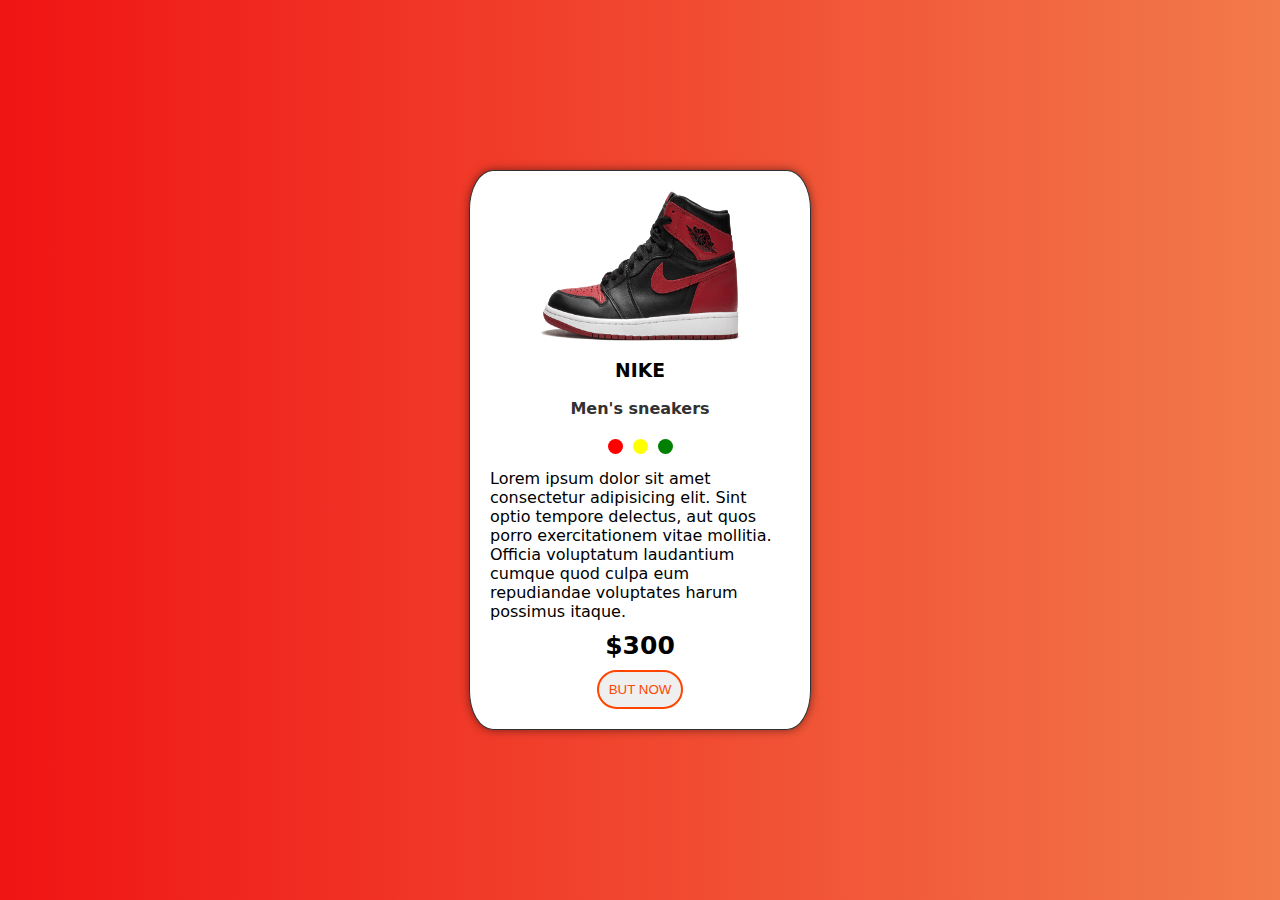
<file: Piyush/Task2/index.html>
<!DOCTYPE html>
<html lang="en">
<head>
    <meta charset="UTF-8">
    <meta name="viewport" content="width=device-width, initial-scale=1.0">
    <link rel="stylesheet" href="style.css">
    <title>Document</title>
</head>
<body>
    <div class="body">
        <div class="container">
            <img src="./assets/606-6064380_air-jordan-png.png" alt="">
            <div class="title">
                <h3>NIKE</h3>
                <p>Men's sneakers</p>
            </div>
            <div class="colors">
                <div style="background-color: red;"></div>
                <div style="background-color: yellow;"></div>
                <div style="background-color: green;"></div>
            </div>
            <div class="description">Lorem ipsum dolor sit amet consectetur adipisicing elit. Sint optio tempore delectus, aut quos porro exercitationem vitae mollitia. Officia voluptatum laudantium cumque quod culpa eum repudiandae voluptates harum possimus itaque.</div>
            <div class="price">$300</div>
            <button>BUT NOW</button>
        </div>  
    </div>
</body>
</html>
</file>
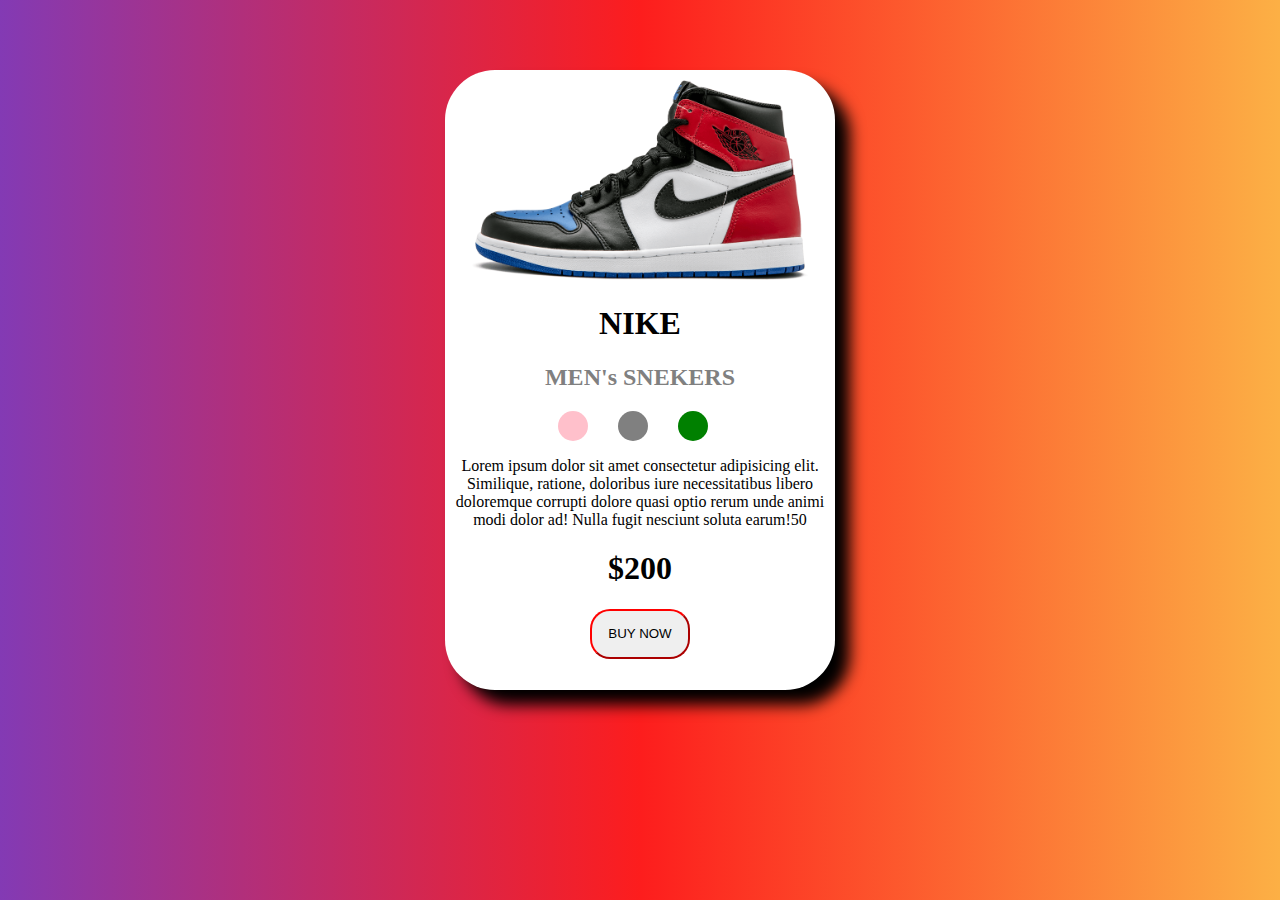
<file: Abhilasha Arora/Task 2/project2/index.html>
<!DOCTYPE html>
<html lang="en">
<head>
    <meta charset="UTF-8">
    <meta name="viewport" content="width=device-width, initial-scale=1.0">
    <title>Document</title>
    <link rel="stylesheet" href="style.css">
</head>
<body>
    <div id="box">
    <img src="shoes.png" alt="shoes" height="200px"  >
    <h1><b>NIKE</b></h1>
    <h2>MEN's SNEKERS</h2>
    <div id="line">
    <div id="circle" ></div>
    <div id="c2"></div>
    <div id="c3"></div>
    </div>
    <p>Lorem ipsum dolor sit amet consectetur adipisicing elit. Similique, ratione, doloribus iure necessitatibus libero doloremque corrupti dolore quasi optio rerum unde animi modi dolor ad! Nulla fugit nesciunt soluta earum!50</p>
     <h1>$200</h1>
     <button class="btn">BUY NOW</button>

</div>

</body>
</html>
</file>
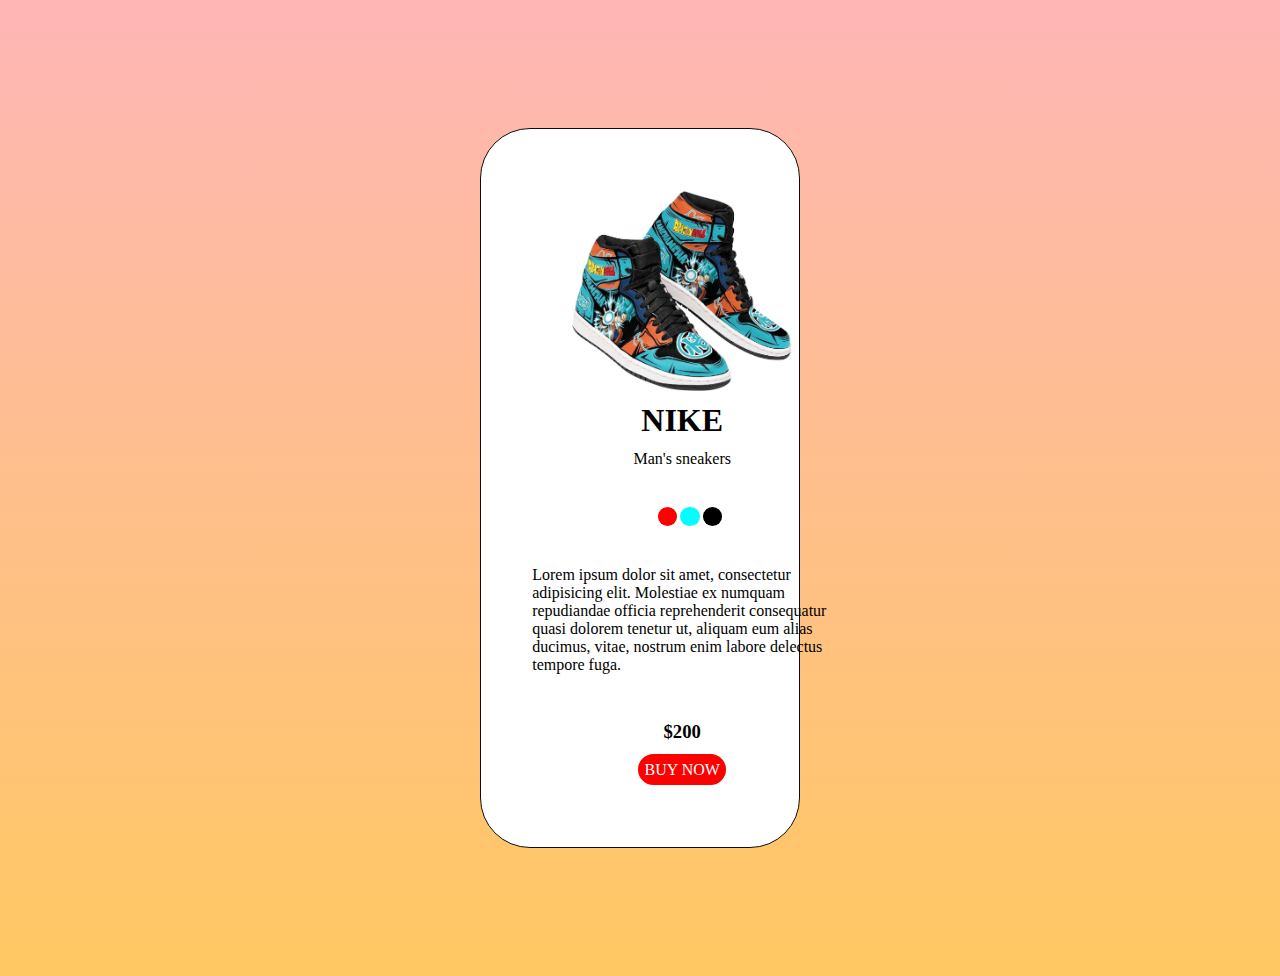
<file: Ayush/Task 2/shoes.html>
<!DOCTYPE html>
<html lang="en">
<head>
    <meta charset="UTF-8">
    <meta name="viewport" content="width=device-width, initial-scale=1.0">
    <title>shoes</title>
    <style>
        *{  box-sizing: border-box;
            margin:0px;
        }
        #main{
            margin: 0px;
            display: flex;
            align-items: center;
            justify-content: center;
            padding: 10%;
            background:linear-gradient(rgba(255, 0, 0, 0.285),rgba(255, 166, 0, 0.614));
        }
        #first
     {
        background-color: white;
        display: flex;
        flex-direction: column;
        flex-wrap: wrap;
        justify-content: space-evenly;
        align-items: center;
     height: 80vh;
        width:25vw;
    border: 1px solid rgb(10, 14, 10);
    padding: 5%;
    border-radius: 50px;
   
}
h1{
    margin-bottom: 0px;
}
#button{
    border: 2px red solid;
    padding: 2%;
    border-radius: 20px;
    background-color: red;
}
a{
    text-decoration: none;
    color: white;

}
.image{
    width: 300px;
    height: 200px;
    background-image: url(shoes2.jpg);
    background-position: center;
    background-size: contain;
    background-repeat: no-repeat;
}
.round{
    /* border: px rgb(4, 3, 3) solid; */
    padding: 2%;
    border-radius: 100%;
    /* margin: 3%; */
    margin:3%;
    color: rgba(240, 248, 255, 0);
}

    </style>
</head>
<body>
    <div id="main">
        <div id="first">
         <div class="image"></div>   
        <h1>NIKE</h1>
        <div>Man's sneakers</div>
        <br>
        <div><span class="round" style="background-color: red;">&nbsp;as</span><span class="round"style="background-color: cyan;">&nbsp;as</span><span class="round" style="background-color: black;">&nbsp;as</span></div>
        <br>
        <div><p>Lorem ipsum dolor sit amet, consectetur adipisicing elit. Molestiae ex numquam repudiandae officia reprehenderit consequatur quasi dolorem tenetur ut, aliquam eum alias ducimus, vitae, nostrum enim labore delectus tempore fuga.
        </p></div>

        <h3>$200</h3>
        <div id="button"> <a href="#">BUY NOW</a></div>
    </div>

    </div>
</body>
</html>
</file>
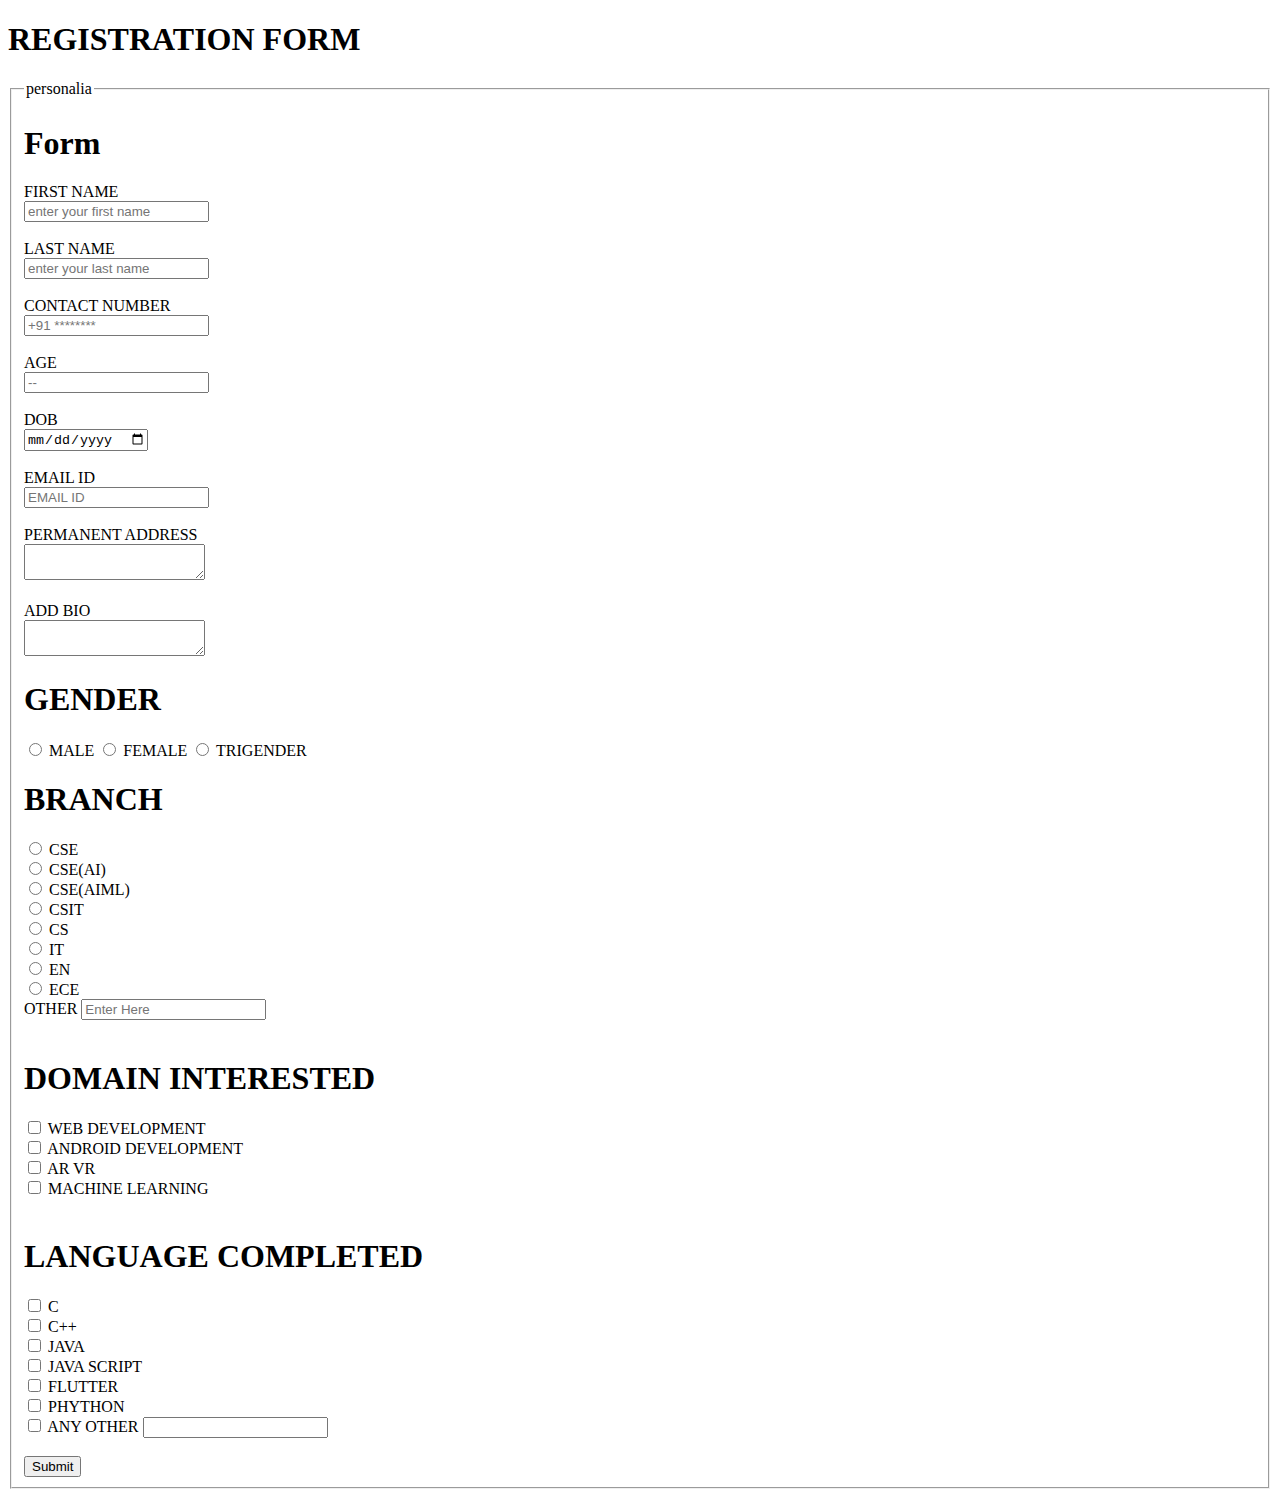
<file: Nandini Sharma/TASK 1/Form.html>
<!DOCTYPE html>
<html lang="en">
<head>
    <meta charset="UTF-8">
    <meta name="viewport" content="width=>, initial-scale=1.0">
    <title>FORM</title>
</head>
<body>
    <h1>REGISTRATION FORM</h1>
    <fieldset>
    <legend>personalia</legend>    
    <h1>Form</h1>
    <form>
        <lable for="FIRST NAME">FIRST NAME </lable>
        <br>
        <input type="text" placeholder="enter your first name">
        <br>
        <br>
        <lable for="LAST NAME">LAST NAME</lable>
        <br>
        <input type="text" placeholder="enter your last name">
        <br>
        <br>
        <lable for="CONTACT NUMBER">CONTACT NUMBER </lable>
        <br>
        <input type="tel" placeholder="+91 ********" pattern="[0.9]{10}">
        <br>
        <br>
        <lable for="AGE">AGE</lable>
        <br>
        <input type="text" placeholder="--">
        <br>
        <br>
        <lable for="DOB">DOB</lable>
        <br>
        <input type="date" placeholder="dd-mm-yy">
        <br>
        <br>
        <lable for="EMAIL ID">EMAIL ID</lable>
        <br>
        <input type="text" placeholder="EMAIL ID">
        <br>
        <br>
        <lable for="PERMANENT ADDRESS">PERMANENT ADDRESS</lable>
        <br>
       <textarea name="PERMANENT ADDRESS" id="address" placeholder="Enter Address">
       </textarea>
       <br>
       <br>
       <lable for="ADD BIO">ADD BIO</lable>
        <br>
       <textarea name="ADD BIO" id="BIO" placeholder="Enter BIO">
       </textarea>
       <h1>GENDER</h1>
       
        <input type="radio" name="GENDER" id="MALE">
        <!-- <lable for="MALE" value="MALE" name="GENDER">MALE  </lable> -->
        <label for="MALE">MALE</label>

        <input type="radio" name="GENDER" id="FEMALE">
        <!-- <lable for="FEMALE">FEMALE </lable> -->
        <label for="FEMALE">FEMALE</label>

        <input type="radio" name="GENDER" id="TRIGENDER">
        <!-- <lable for="TRIGENDER" value="TRIGENDER" name="GENDER">TRIGENDER </lable>
         -->
         <label for="TRIGENDER">TRIGENDER</label>

        <h1>BRANCH</h1>

        <input type="radio" name="BRANCH" id="CSE">
        <!-- <lable for="CSE" value="CSE" name="BRANCH">CSE </lable> -->
        <label for="CSE">CSE</label>
        <br>
        <input type="radio" name="BRANCH" id="CSE(AI)">
        <!-- <lable for="CSE(AI)" value="CSE(AI)" name="BRANCH">CSE(AI) </lable> -->
        <label for="CSE(AI)">CSE(AI)</label>
        <br>
        <input type="radio" name="BRANCH" id="CSE(AIML)">
        <!-- <lable for="CSE(AIML)" value="CSE(AIMl)" name="BRANCH">CSE(AIML) </lable> -->
        <label for="CSE(AIML)">CSE(AIML)</label>
        <br>
        <input type="radio" name="BRANCH" id="CSIT">
        <!-- <lable for="CSIT" value="CSIT" name="BRANCH">CSIT </lable> -->
        <label for="CSIT">CSIT</label>
        <br>
        <input type="radio" name="BRANCH" id="CS">
        <!-- <lable for="CS" value="CS" name="BRANCH">CS </lable> -->
        <label for="CS">CS</label>
        <br>
        <input type="radio" name="BRANCH" id="IT">
        <!-- <lable for="IT" value="IT" name="BRANCH">IT </lable> -->
        <label for="IT">IT</label>
        <br>
        <input type="radio" name="BRANCH" id="EN">
        <!-- <lable for="EN" value="EN" name="BRANCH">EN </lable> -->
        <label for="EN">EN</label>
        <br>
        <input type="radio" name="BRANCH" id="ECE">
        <label for="ECE">ECE</label>
         <br>
        <lable for="OTHER"  name="BRANCH" id="OTHER">OTHER </lable>
        <input type="TEXT" placeholder="Enter Here">
        <br>
        <br>
        <h1>DOMAIN INTERESTED</h1>
        <!-- <input type="checkbox" name="DOMAIN INTERESTED" id="WEB DEVELOPMENT"> -->
        <!-- <lable for="WEB DEVELOPMENT">WEB DEVELOPMENT</lable> -->
        <input type="checkbox" name="DOMAIN INTERESTED" id="WEB DEVELOPMENT">
        <label for="WEB DEVELOPMENT">WEB DEVELOPMENT</label>
        <br>
        <!-- <input Type="checkbox">
        <lable for="ANDROID DEVELOPMENT">ANDROID DEVELOPMENT</lable> -->
        <input type="checkbox" name="DOMAIN DEVELOPMENT" id="ANDROID DEVELOPMENT">
        <label for="ANDROID DEVELOPMENT">ANDROID DEVELOPMENT</label>
        <br>
        <input Type="checkbox">
        <lable for="AR VR">AR VR</lable>
        <br>
        <input Type="checkbox">
        <lable for="MACHINE LEARNING">MACHINE LEARNING</lable>
        <br>
        <br>
        <h1>LANGUAGE COMPLETED</h1>
        <input Type="checkbox">
        <lable for="C">C</lable>
        <br>
        <input Type="checkbox">
        <lable for="C++">C++</lable>
        <br>
        <input Type="checkbox">
        <lable for="JAVA">JAVA</lable>
        <br>
        <input Type="checkbox">
        <lable for="JAVA SCRIPT">JAVA SCRIPT</lable>
        <br>
        <input Type="checkbox">
        <lable for="FLUTTER">FLUTTER</lable>
        <br>
        <input Type="checkbox">
        <lable for="PHYTHON">PHYTHON</lable>
        <br>
        <input Type="checkbox">
        <lable for="ANY OTHER">ANY OTHER</lable>
        <input type="text"placeholder="">
        <br>
        <br>
         <input type="submit">
        <lable for="submit"></lable>
    </form>
    </fieldset>
</html>
</file>
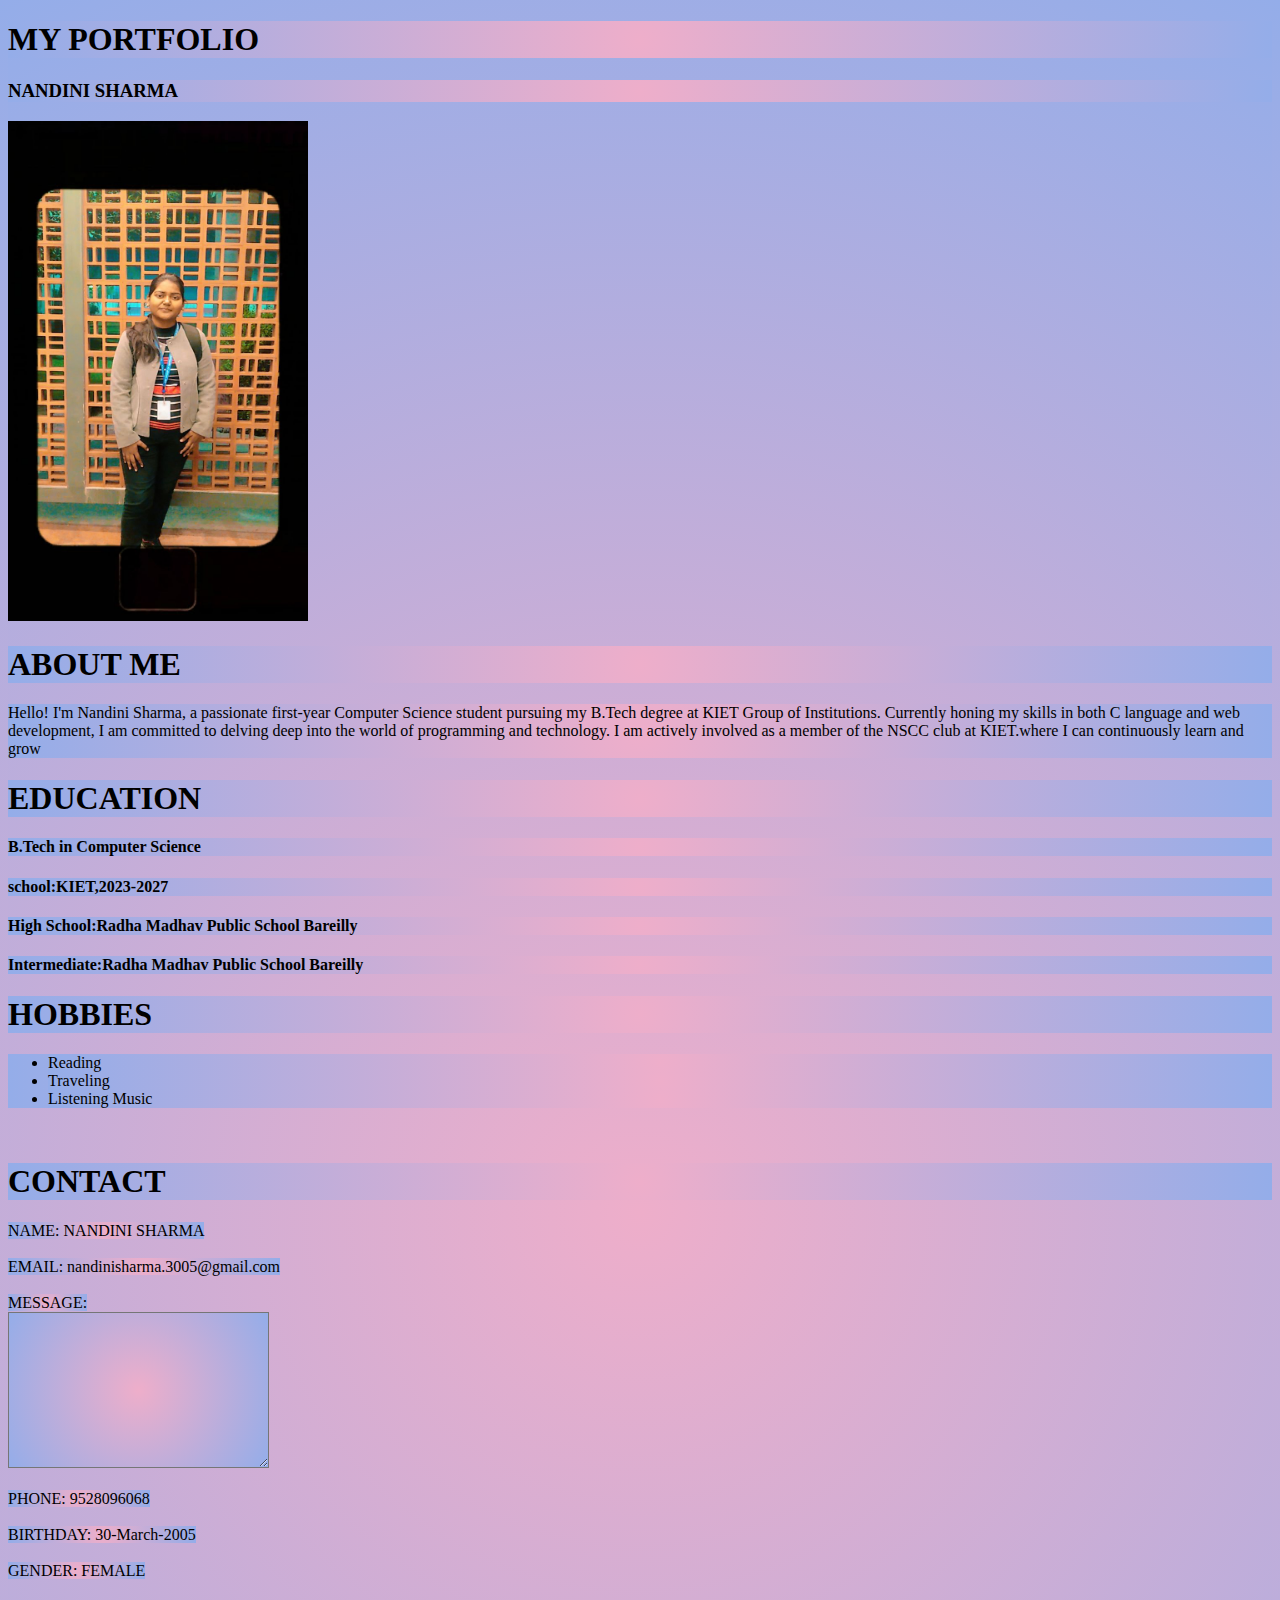
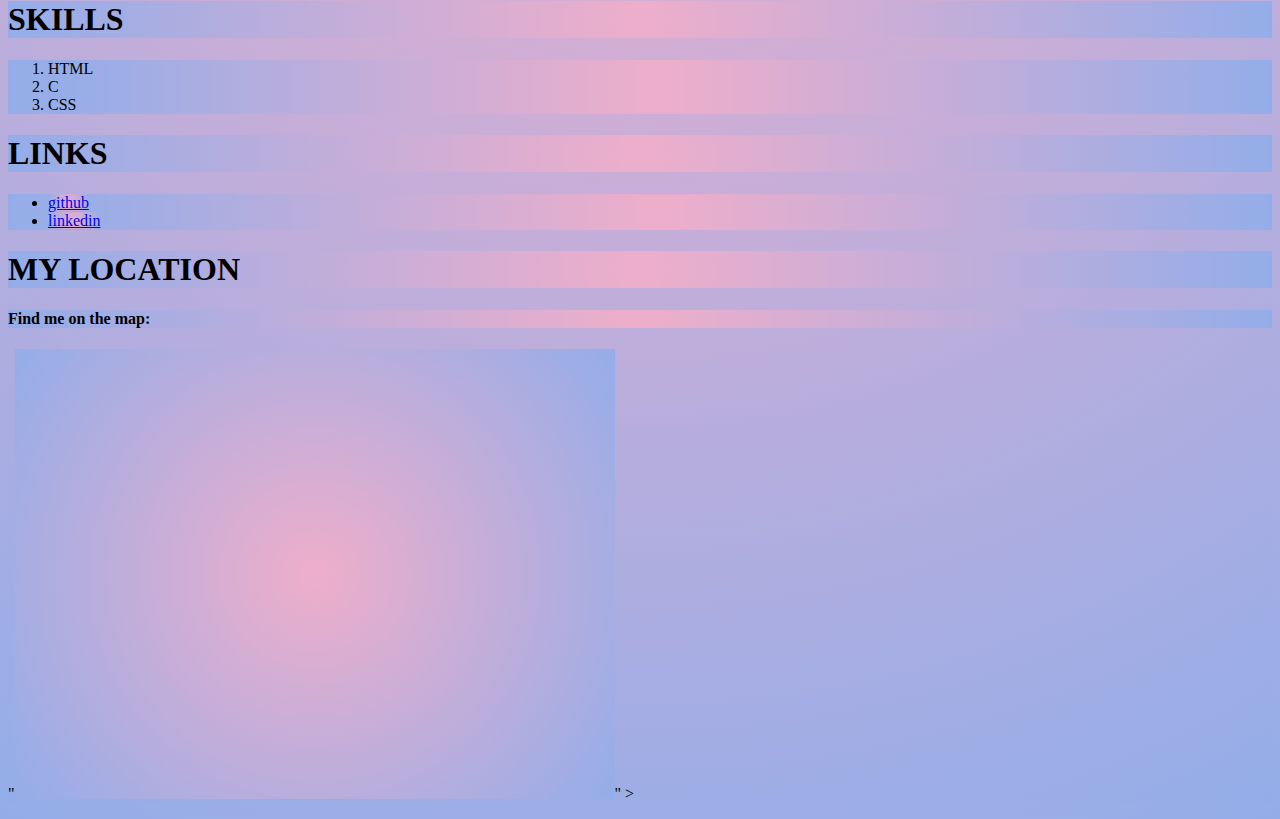
<file: Nandini Sharma/TASK 1/Portfolio.html>
<!DOCTYPE html>
<html lang="en">
<head>
    <meta charset="UTF-8">
    <meta name="viewport" content="width=device-width, initial-scale=1.0">
    <title>Document</title>
    <link rel="stylesheet" href="portfolio.css">
    <style>


    </style>
</head>
<body>
    <h1>MY PORTFOLIO</h1>
    <h3>NANDINI SHARMA</h3>
    <img src="photo.jpg" width="300" height="500">
    <br>
    <h1>ABOUT ME</h1>
    <p>Hello! I'm Nandini Sharma, a passionate first-year Computer Science student pursuing my B.Tech degree at KIET Group of Institutions. Currently honing my skills in both C language and web development, I am committed to delving deep into the world of programming and technology. I am actively involved as a member of the NSCC club at KIET.where I can continuously learn and grow</p>
    
    <h1>EDUCATION</h1>
    <p><h4>B.Tech in Computer Science</h4><h4>school:KIET,2023-2027</h4><h4>High School:Radha Madhav Public School Bareilly</h4><h4>Intermediate:Radha Madhav Public School Bareilly</h4></p>
    <h1>HOBBIES</h1>
    <p>
        <ul>
            <li>Reading</li>
            <li>Traveling</li>
            <li>Listening Music</li>
        </ul>
        <br>
        <h1>CONTACT</h1>
         <font>NAME: NANDINI SHARMA</font>
         <br>
         <br>
         <font>EMAIL: nandinisharma.3005@gmail.com</font>
         <br>
         <br>
         <font>MESSAGE:</font>
         <br>
         <textarea name="" id="" cols="30" rows="10"></textarea>
         <br>
         <!-- <label for="PHONE">PHONE:</label>
         <input type="text" name="CONTACT" id="PHONE" placeholder="enter here">
         <br> -->
         <br>
         <font>PHONE: 9528096068</font>
         <!-- <label for="BIRTHDAY">BIRTHDAY:</label>
         <input type="date" name="CONTACT" id="BIRTHDAY" placeholder="enter here">
         <br> -->
         <br>
         <br>
         <font>BIRTHDAY: 30-March-2005</font>
         <!-- <label for="GENDER">GENDER:</label>
         <input type="text" name="CONTACT" id="GENDER">
         <br> -->
         <br>
         <br>
         <font>GENDER: FEMALE</font>
         <!-- <input type="submit"> -->
         <!-- <label for="submit"></label>
         <br> -->
         <h1>SKILLS</h1>
           <ol>
            <li>HTML</li>
            <li>C</li>
            <li>CSS</li>
           </ol>
         <h1>LINKS</h1>  
         <ul>
            <li><a href="https://github.com/">github</a></li>
            <li><a href="https://www.linkedin.com/in/nandini-sharma-659b48293?utm_source=share&utm_campaign=share_via&utm_content=profile&utm_medium=android_app">linkedin</a></li>
         </ul>
         <h1>MY LOCATION</h1>
         <h4>Find me on the map:</h4>
         "<iframe src="https://www.google.com/maps/embed?pb=!1m18!1m12!1m3!1d3497.8738998118392!2d77.49449147529378!3d28.753181675599052!2m3!1f0!2f0!3f0!3m2!1i1024!2i768!4f13.1!3m3!1m2!1s0x390cf574d18f2b6f%3A0x4a65c0bc0122eb2f!2sKIET%20Group%20of%20Institutions!5e0!3m2!1sen!2sin!4v1706101928272!5m2!1sen!2sin" 
         width="600" height="450" style="border:0;" allowfullscreen="" loading="lazy" referrerpolicy="no-referrer-when-downgrade"></iframe>" >

    </p>
</body>
</html>
</file>
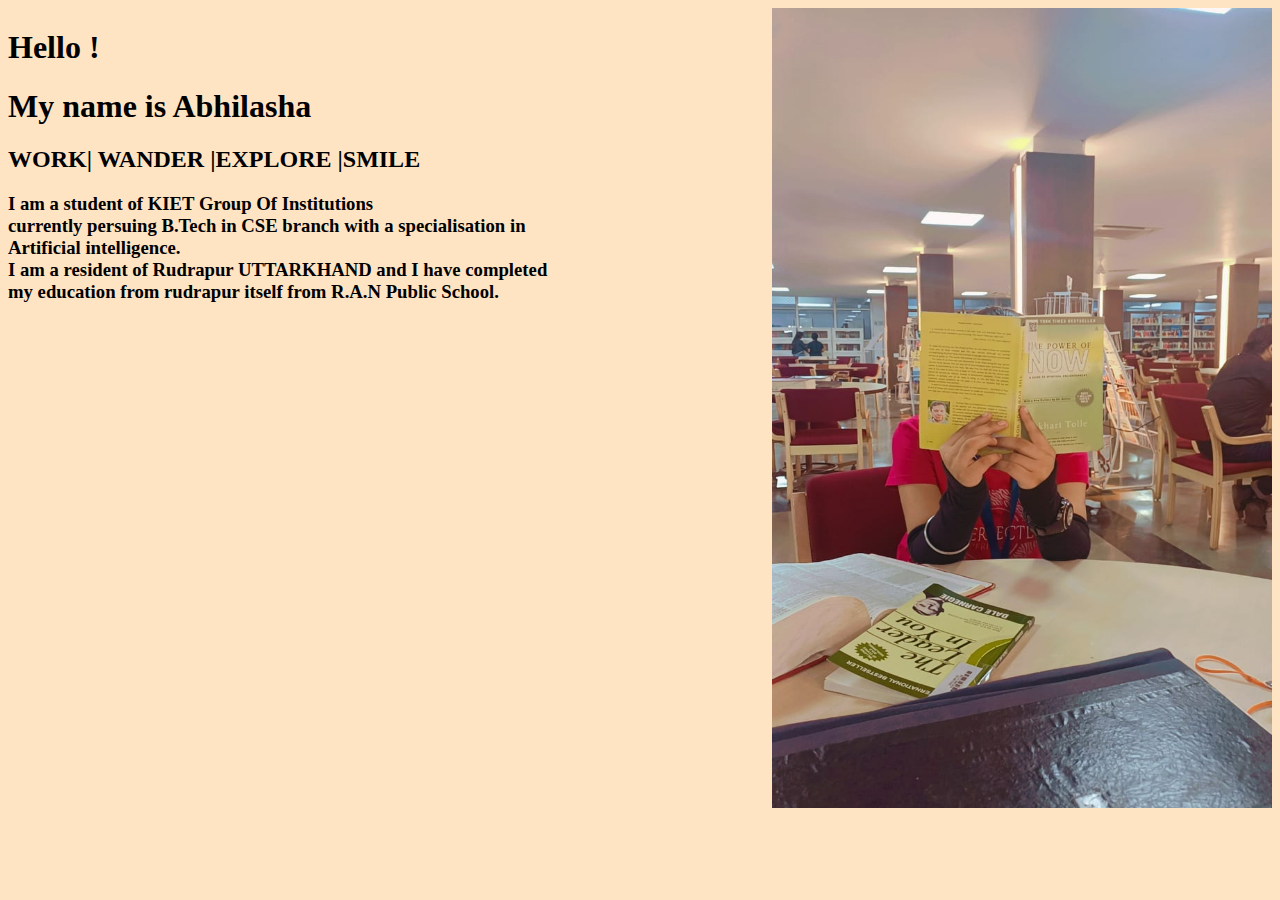
<file: Abhilasha Arora/Task 1/porfolio/about.html>
<!DOCTYPE html>
<html lang="en">
<head>
    <meta charset="UTF-8">
    <meta name="viewport" content="width=<device-width>, initial-scale=1.0">
    <title>Document</title>
    <link rel="stylesheet" href="style2.css">
    <style>
        body{
        background-color:bisque     
}
    </style>
   
</head>
<body>
  <div class="bt">
    <div><h1>Hello !</h1>
    <h1>My name is Abhilasha <br>
    </h1>
    <h2>WORK| WANDER |EXPLORE |SMILE</h2>
    <h3>I am a student of KIET Group Of Institutions<br>
         currently persuing B.Tech in CSE branch with a specialisation in Artificial intelligence.<br>
         I am a resident of Rudrapur UTTARKHAND and I have completed
          <br>my education from rudrapur itself from R.A.N Public School.<br>
        </h3></div>
        <div>
          <span><img src="book.jpg"  width="500" height="800"  align="right"> </span></div>
        </div>
        </body>
</html>
</file>
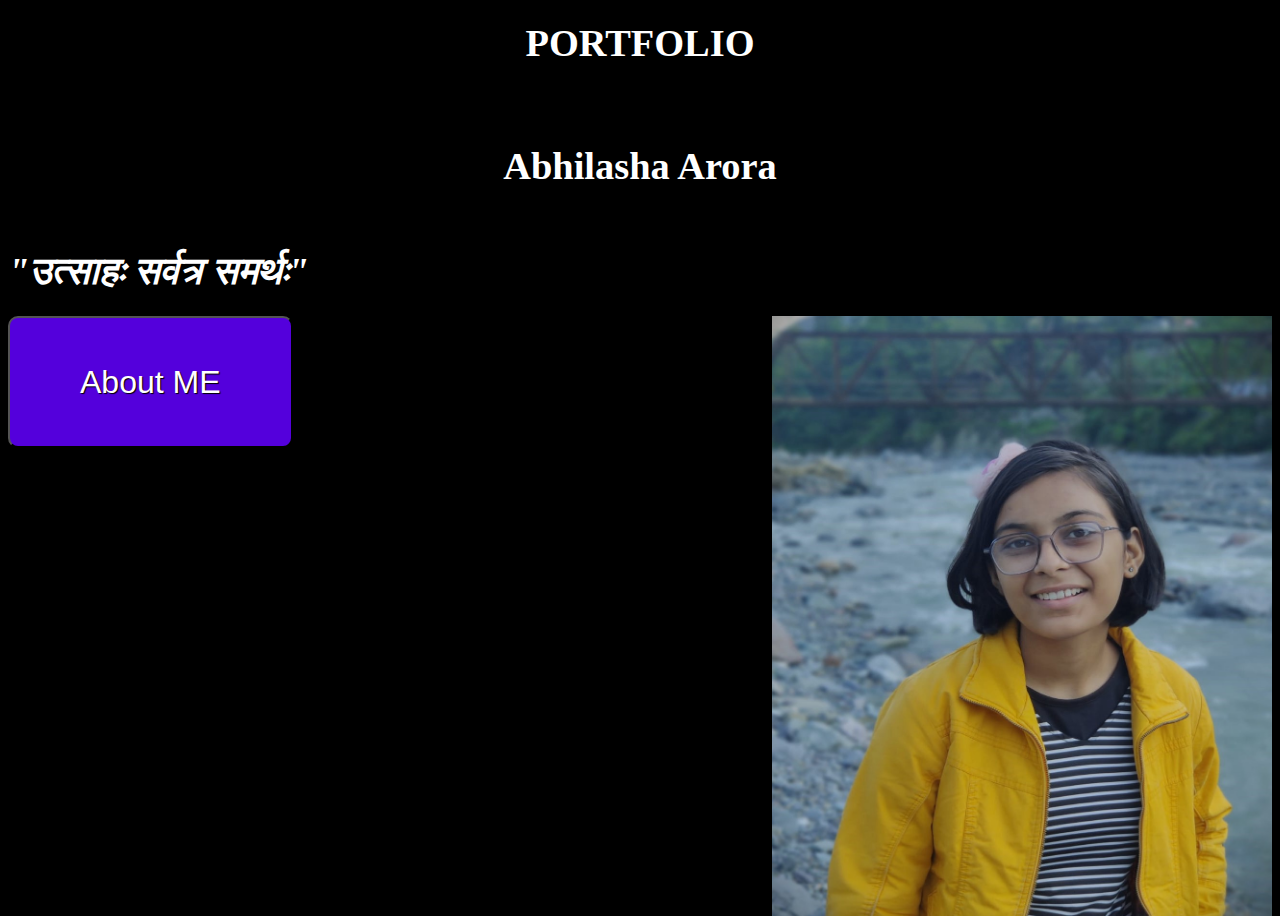
<file: Abhilasha Arora/Task 1/porfolio/portfolio.html>
<!DOCTYPE html>
<html lang="en">
<head>
    <meta charset="UTF-8">
    <meta name="viewport" content="width=device-width, initial-scale=1.0">
    <title>Document</title>
</head>
<link rel="stylesheet" href="style.css">
<body>
    <h1 style="color:#fff" align="center"> <big>PORTFOLIO</big></h1> 
    <br><br>
   <h1 style="color:#fff"  align="center"><b><big>Abhilasha Arora</big></b></h1><br>
   <h1 style="color:#fff"><i><big> "उत्साहः सर्वत्र समर्थः"</big></i></h1>
   <a href="about.html">
    <div class="button1">
   <button class="btn" align="right" style= "
   line-height: 4;
   padding: 0 70px;
   font-size: 2rem;
   text-align: center;
   color: #fff;
   text-shadow: 1px 1px 1px #000;
   border-radius: 10px;
   background-color: rgb(84, 0, 220);">About ME</button></div>
</a>
<img src="abhi.jpg "  width="500" height="600" align="right">
   
</body>
</html>
</file>
<file: Piyush/Task2/style.css>
body {
    border: 0;
    margin: 0;
    box-sizing: border-box;
    font-family: system-ui, -apple-system, BlinkMacSystemFont, 'Segoe UI', Roboto, Oxygen, Ubuntu, Cantarell, 'Open Sans', 'Helvetica Neue', sans-serif;
}

.body {
    height: 100vh;
    width: 100vw;
    background-image: linear-gradient(to right, rgb(240, 20, 20), rgb(242, 122, 75));
    display: flex;
    align-items: center;
    justify-content: center;
}

.container {
    width: 300px;
    display: flex;
    flex-direction: column;
    align-items: center;
    justify-content: center;
    border: solid 1px rgb(49, 48, 48);
    border-radius: 7%;
    padding: 20px;
    background-color: white;
    box-shadow: 0 0 10px rgba(0, 0, 0, 0.5);
}

.container > img {
    height: 150px;
    width: 200px;
}

.container > .title {
    text-align: center;
}

.container > .title > p {
    color: rgb(51, 49, 49);
    font-weight: bold;
}

.container .colors {
    display: flex;
    margin-bottom: 10px;
}

.container .colors > div {
    height: 15px;
    width: 15px;
    border-radius: 50%;
    margin: 5px;
}

.price {
    font-size: 25px;
    font-weight: bold;
    margin-top: 10px;
}

button {
    border: 2px solid orangered;
    color: orangered;
    border-radius: 25px;
    padding: 10px;
    margin-top: 10px;
}
</file>
<file: Abhilasha Arora/Task 2/project2/style.css>
#box{
    height: 600px;
    width: 370px;
    text-align: center;
    background-color: white;
    margin: auto;
    margin-top: 70px;
    border-radius: 50px;
    box-shadow:15px 15px 15px #000;
    padding: 10px;
}  
#circle{
    background: pink;
    border-radius: 50%;
    width: 30px;
    height: 30px;
    margin-left: 30px;
   
}
#c2{
    background: grey;
    border-radius: 50%;
    width: 30px;
    height: 30px;
    margin-left: 30px;
    

}
#c3{
    background: green;
    border-radius: 50%;
    width: 30px;
    height: 30px;
    margin-left: 30px;
    margin-right: 50px;

}
#line{
    display:flex;
    justify-content: center;
    margin-left: 5px;
    
}

body{
    height: 100%;
    margin: 0;
    background-image: linear-gradient(90deg, rgba(131,58,180,1) 0%, rgba(253,29,29,1) 50%, rgba(252,176,69,1) 100%);
}
h2{
    color: gray;
}
.btn{
    border-radius: 20px;
    border-color: red;
    height: 50px;
    width: 100px;
    cursor: pointer;

}
</file>
<file: Nandini Sharma/TASK 1/portfolio.css>
*{
    /* background-color: rgb(150,53,158); */
    background: rgb(238,174,202);
background: radial-gradient(circle, rgba(238,174,202,1) 0%, rgba(148,173,233,1) 100%);
}
</file>
<file: Abhilasha Arora/Task 1/porfolio/style2.css>
.bt{
    display: flex;
    gap: 200px;

}
</file>
<file: Abhilasha Arora/Task 1/porfolio/style.css>
body{
    background-color:black
}
.button1{
    height: 200px;
    position: absolute;
}
.btn:hover{
    background-color: white;
    color: black;

}
</file>
